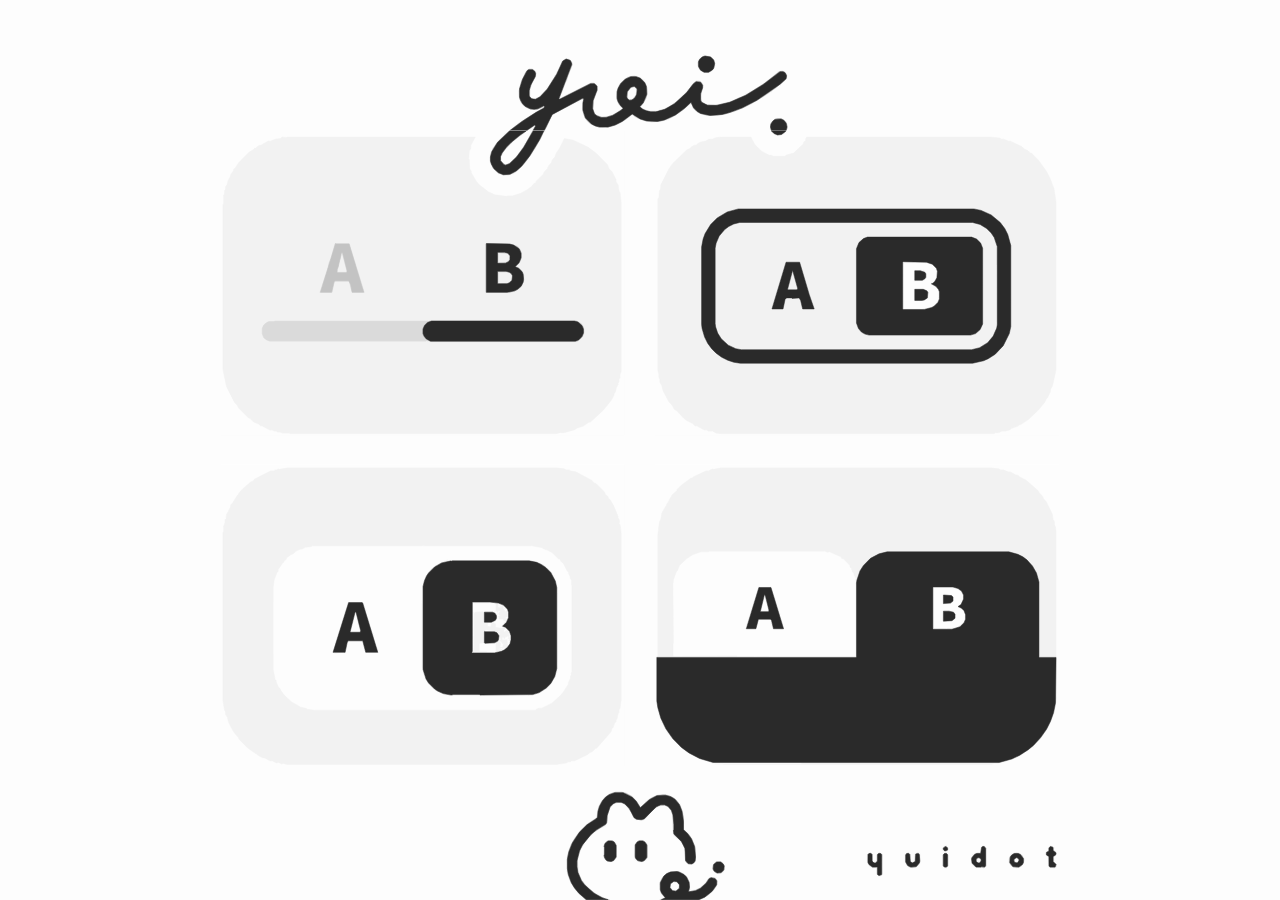
<file: 4-radio-button/index.html>
<!doctype html>
<html lang="zh-CN">
  <head>
    <meta charset="UTF-8" />
    <meta name="viewport" content="width=device-width, initial-scale=1" />
    <title>4 Radio Button · 逐帧复刻</title>
    <link rel="stylesheet" href="style.css" />
    <script src="assets/motion.js" defer></script>
    <script src="script.js" defer></script>
  </head>
  <body>
    <main>
      <div class="composition" aria-label="四款 A/B 单选按钮动效">
        <img class="chrome" src="assets/chrome.svg" alt="" draggable="false" />
        <svg class="animation" viewBox="0 0 895 895" aria-hidden="true">
          <g id="line-art"></g>
          <g id="frame-art"></g>
          <g id="jump-art"></g>
          <g id="rise-art"></g>
        </svg>
        <fieldset class="radio-group line">
          <legend>拉伸横线</legend>
          <input id="line-a" type="radio" name="line" value="a" checked />
          <label for="line-a" class="a"><span>A</span></label>
          <input id="line-b" type="radio" name="line" value="b" />
          <label for="line-b" class="b"><span>B</span></label>
        </fieldset>
        <fieldset class="radio-group frame">
          <legend>收缩边框</legend>
          <input id="frame-a" type="radio" name="frame" value="a" checked />
          <label for="frame-a" class="a"><span>A</span></label>
          <input id="frame-b" type="radio" name="frame" value="b" />
          <label for="frame-b" class="b"><span>B</span></label>
        </fieldset>
        <fieldset class="radio-group jump">
          <legend>跳跃方块</legend>
          <input id="jump-a" type="radio" name="jump" value="a" checked />
          <label for="jump-a" class="a"><span>A</span></label>
          <input id="jump-b" type="radio" name="jump" value="b" />
          <label for="jump-b" class="b"><span>B</span></label>
        </fieldset>
        <fieldset class="radio-group rise">
          <legend>下沉凸起</legend>
          <input id="rise-a" type="radio" name="rise" value="a" checked />
          <label for="rise-a" class="a"><span>A</span></label>
          <input id="rise-b" type="radio" name="rise" value="b" />
          <label for="rise-b" class="b"><span>B</span></label>
        </fieldset>
      </div>
    </main>
  </body>
</html>
</file>
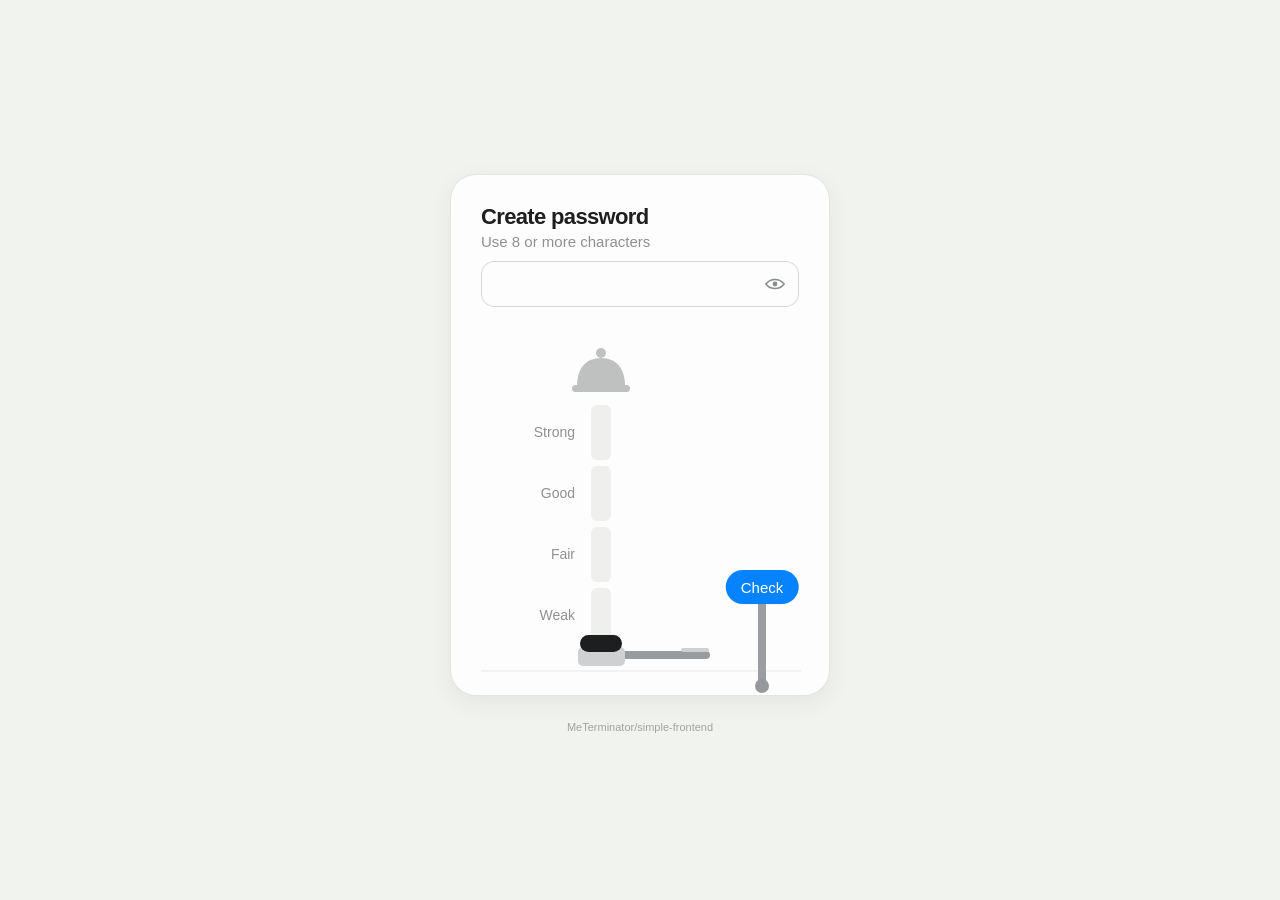
<file: password-strength/index.html>
<!doctype html>
<html lang="zh-CN">

<head>
  <meta charset="UTF-8" />
  <meta name="viewport" content="width=device-width, initial-scale=1" />
  <title>Password strength · 力量测试机</title>
  <style>
    :root {
      font-family: Arial, Helvetica, sans-serif;
      color: #1e1e1e;
      background: #f1f3ef;
      font-synthesis: none;
    }

    * {
      box-sizing: border-box;
    }

    body {
      margin: 0;
      min-height: 100svh;
      display: grid;
      place-items: center;
    }

    button,
    input {
      font: inherit;
    }

    button {
      cursor: pointer;
      -webkit-tap-highlight-color: transparent;
    }

    main {
      padding: 28px 20px 18px;
      display: flex;
      flex-direction: column;
      align-items: center;
      gap: 22px;
    }

    .frame {
      width: 380px;
      height: 522px;
      position: relative;
    }

    .card {
      position: relative;
      width: 380px;
      height: 522px;
      border: 1px solid #e4e5e2;
      border-radius: 26px;
      background: #fdfdfd;
      box-shadow: 0 7px 23px #242a2510;
      transform-origin: top left;
      overflow: hidden;
    }

    .header {
      position: absolute;
      top: 28px;
      left: 30px;
      right: 30px;
      z-index: 2;
    }

    h1 {
      font-size: 22px;
      letter-spacing: -0.65px;
      line-height: 27px;
      margin: 0 0 3px;
      font-weight: 700;
    }

    .subtitle {
      font-size: 15px;
      color: #90918f;
      line-height: 18px;
      margin: 0 0 10px;
    }

    .input-wrap {
      height: 46px;
      border: 1.5px solid #d5d7d8;
      border-radius: 13px;
      box-shadow: 0 0 0 5px transparent;
      position: relative;
      transition:
        border-color 0.18s ease,
        box-shadow 0.18s ease;
    }

    .input-wrap:focus-within {
      border-color: #0084ff;
      box-shadow: 0 0 0 5px rgb(0 132 255 / 16%);
    }

    input {
      width: 100%;
      height: 100%;
      background: transparent;
      border: 0;
      outline: 0;
      padding: 0 43px 0 16px;
      color: #222;
      caret-color: #0084ff;
      font-size: 18px;
      border-radius: 12px;
    }

    input::selection {
      background: #b8dcff;
    }

    .eye {
      position: absolute;
      right: 9px;
      top: 9px;
      width: 28px;
      height: 27px;
      border: 0;
      background: none;
      color: #8b8d8d;
      padding: 3px;
    }

    .eye svg {
      width: 22px;
      height: 20px;
    }

    .feedback {
      height: 25px;
      margin-top: 12px;
      font-size: 15px;
      color: #929391;
      display: flex;
      align-items: center;
      gap: 6px;
      opacity: 0;
      transform: translateY(-3px);
      transition:
        opacity 0.2s,
        transform 0.2s;
    }

    .feedback.show {
      opacity: 1;
      transform: none;
    }

    .feedback b {
      color: var(--result);
      font-weight: 600;
    }

    .status-icon {
      display: inline-flex;
      justify-content: center;
      align-items: center;
      color: white;
      background: var(--result);
      border-radius: 50%;
      width: 16px;
      height: 16px;
      font-size: 12px;
      flex-shrink: 0;
    }

    .card.result .input-wrap {
      border-color: var(--result);
      box-shadow: 0 0 0 5px color-mix(in srgb, var(--result) 14%, transparent);
    }

    .machine {
      position: absolute;
      inset: 0;
      width: 380px;
      height: 522px;
      overflow: visible;
    }

    .tick {
      fill: #8f9190;
      font-size: 14px;
      text-anchor: end;
      transition: fill 0.18s;
    }

    .segment {
      fill: #efefee;
      transition: fill 0.18s;
    }

    .lit {
      fill: var(--result);
    }

    .tick.lit {
      font-weight: 600;
    }

    .bell {
      fill: #bfc1c0;
      transform-origin: 150px 216px;
    }

    .bell.ringing {
      fill: #2dc557;
      animation: ring 0.62s ease-in-out;
    }

    .bell.green {
      fill: #2dc557;
    }

    .waves {
      stroke: #2dc557;
      stroke-width: 2;
      fill: none;
      stroke-linecap: round;
      opacity: 0;
    }

    .ringing ~ .waves {
      animation: waves 0.7s ease-out;
    }

    .puck {
      transform: translateY(0);
      will-change: transform;
    }

    .trail {
      opacity: 0;
    }

    .lever {
      position: absolute;
      left: 300px;
      top: 398px;
      width: 22px;
      height: 118px;
      transform-origin: 11px 116px;
      z-index: 3;
      will-change: transform;
    }

    .shaft {
      position: absolute;
      top: 7px;
      left: 7px;
      width: 8px;
      height: 110px;
      border-radius: 5px;
      background: #9b9da0;
    }

    .pivot {
      position: absolute;
      bottom: -2px;
      left: 4px;
      width: 14px;
      height: 14px;
      border-radius: 50%;
      background: #96999b;
    }

    .continue {
      position: absolute;
      left: 50%;
      top: -3px;
      transform: translateX(-50%);
      height: 34px;
      padding: 0 15px;
      border: 0;
      border-radius: 20px;
      color: #fff;
      background: #0783ff;
      white-space: nowrap;
      font-size: 15px;
      box-shadow: 0 1px 1px #0064c50c;
    }

    .continue:focus-visible,
    .eye:focus-visible {
      outline: 2px solid #007dff;
      outline-offset: 4px;
    }

    .continue:hover {
      background: #0079f0;
    }

    .continue:disabled {
      cursor: default;
    }

    .hint {
      margin: 0;
      color: #a1a49e;
      font-size: 11px;
      text-align: center;
      line-height: 1.7;
    }

    a.hint {
      text-decoration: none;
      transition: color 0.15s ease;
    }

    a.hint:hover {
      color: #62675e;
      text-decoration: underline;
    }

    a.hint:focus-visible {
      outline: 2px solid #007dff;
      outline-offset: 4px;
      border-radius: 2px;
    }

    .footer {
      display: flex;
      flex-direction: column;
      align-items: center;
      gap: 8px;
    }

    .header.switch {
      animation: change 0.35s ease;
    }

    .card.complete .bell {
      fill: #2dc557;
    }

    @keyframes ring {
      0%,
      100% {
        transform: rotate(0);
      }

      15% {
        transform: rotate(-13deg);
      }

      35% {
        transform: rotate(12deg);
      }

      55% {
        transform: rotate(-8deg);
      }

      75% {
        transform: rotate(5deg);
      }
    }

    @keyframes waves {
      0% {
        opacity: 0;
        transform: scaleX(0.85);
        transform-origin: 150px 200px;
      }

      20%,
      65% {
        opacity: 0.75;
      }

      100% {
        opacity: 0;
        transform: scaleX(1.15);
        transform-origin: 150px 200px;
      }
    }

    @keyframes change {
      0% {
        opacity: 1;
        transform: translateY(0);
      }

      45% {
        opacity: 0;
        transform: translateY(-5px);
      }

      55% {
        opacity: 0;
        transform: translateY(5px);
      }

      100% {
        opacity: 1;
        transform: translateY(0);
      }
    }

    [hidden] {
      display: none !important;
    }

    .password-page {
      position: absolute;
      top: 28px;
      left: 30px;
      right: 30px;
    }

    .password-page h2 {
      font-size: 22px;
      line-height: 27px;
      letter-spacing: -0.65px;
      margin: 0 0 22px;
      outline: none;
    }

    .password-value {
      margin: 0;
      border: 2px dashed #e4b73e;
      border-radius: 13px;
      background: #fff9e7;
      padding: 20px 18px;
      font:
        18px/1.6 ui-monospace,
        SFMono-Regular,
        Consolas,
        monospace;
      white-space: pre-wrap;
      overflow-wrap: anywhere;
      max-height: 400px;
      overflow-y: auto;
      user-select: all;
    }

    .card.password-view .header,
    .card.password-view .machine,
    .card.password-view .lever {
      display: none;
    }

    .card.password-view .password-page {
      animation: reveal 0.3s ease-out;
    }

    @keyframes reveal {
      from {
        opacity: 0;
        transform: translateY(6px);
      }

      to {
        opacity: 1;
        transform: none;
      }
    }
  </style>
</head>

<body>
  <main>
    <div class="frame">
      <section class="card" aria-label="Password strength tester">
        <form class="header" autocomplete="off">
          <h1>Create password</h1>
          <p class="subtitle">Use 8 or more characters</p>
          <div class="input-wrap">
            <input
              id="password"
              aria-label="Password"
              type="text"
              spellcheck="false"
              autocomplete="off"
              autocapitalize="off"
            /><button
              class="eye"
              type="button"
              aria-label="Hide password"
              title="显示 / 隐藏密码"
            >
              <svg
                viewBox="0 0 24 20"
                fill="none"
                stroke="currentColor"
                stroke-width="1.7"
              >
                <path d="M2 10s4-5 10-5 10 5 10 5-4 5-10 5S2 10 2 10Z" />
                <circle
                  cx="12"
                  cy="10"
                  r="2.6"
                  fill="currentColor"
                  stroke="none"
                />
              </svg>
            </button>
          </div>
          <div
            class="feedback"
            role="status"
            aria-live="polite"
            aria-hidden="true"
          >
            <span class="status-icon">✓</span
            ><span
              ><b>Strong</b
              ><span class="message"> · you’re good to go</span></span
            >
          </div>
        </form>
        <svg class="machine" viewBox="0 0 380 522" aria-hidden="true">
          <path d="M30 496H350" stroke="#e6e7e5" />
          <g class="bell">
            <circle cx="150" cy="178" r="5" />
            <path d="M126 211c0-17 8-28 24-28s24 11 24 28Z" />
            <rect x="121" y="210" width="58" height="7" rx="3.5" />
          </g>
          <g class="waves">
            <path
              d="M110 182q-8 19 0 38M101 178q-10 23 0 46M190 182q8 19 0 38M199 178q10 23 0 46"
            />
          </g>
          <g>
            <rect
              class="segment"
              x="140"
              y="230"
              width="20"
              height="55"
              rx="6"
            />
            <rect
              class="segment"
              x="140"
              y="291"
              width="20"
              height="55"
              rx="6"
            />
            <rect
              class="segment"
              x="140"
              y="352"
              width="20"
              height="55"
              rx="6"
            />
            <rect
              class="segment"
              x="140"
              y="413"
              width="20"
              height="55"
              rx="6"
            />
          </g>
          <g>
            <text class="tick" x="124" y="262">Strong</text>
            <text class="tick" x="124" y="323">Good</text>
            <text class="tick" x="124" y="384">Fair</text>
            <text class="tick" x="124" y="445">Weak</text>
          </g>
          <g class="seesaw">
            <path
              d="M150 480H255"
              stroke="#999c9f"
              stroke-width="8"
              stroke-linecap="round"
            />
            <path
              d="M232 475H256"
              stroke="#cdd0d1"
              stroke-width="4"
              stroke-linecap="round"
            />
            <rect
              x="127"
              y="472"
              width="47"
              height="19"
              rx="5"
              fill="#ced0d1"
            />
          </g>
          <g class="puck">
            <rect
              class="trail t3"
              x="129"
              y="438"
              width="42"
              height="17"
              rx="8.5"
              fill="#222"
              opacity=".05"
            />
            <rect
              class="trail t2"
              x="129"
              y="445"
              width="42"
              height="17"
              rx="8.5"
              fill="#222"
              opacity=".1"
            />
            <rect
              class="trail t1"
              x="129"
              y="452"
              width="42"
              height="17"
              rx="8.5"
              fill="#222"
              opacity=".2"
            />
            <rect
              x="129"
              y="460"
              width="42"
              height="17"
              rx="8.5"
              fill="#1d1e1e"
            />
          </g>
        </svg>
        <div class="lever">
          <div class="shaft"></div>
          <span class="pivot"></span
          ><button class="continue" type="button">Check</button>
        </div>
        <section
          class="password-page"
          hidden
          aria-labelledby="password-title"
        >
          <h2 id="password-title" tabindex="-1">Password</h2>
          <p class="password-value"></p>
        </section>
      </section>
    </div>
    <div class="footer">
      <a
        class="hint"
        href="https://github.com/MeTerminator/simple-frontend"
        target="_blank"
        rel="noopener noreferrer"
        >MeTerminator/simple-frontend</a
      >
    </div>
  </main>
  <script>
    const $ = (s) => document.querySelector(s),
      card = $(".card"),
      input = $("#password"),
      lever = $(".lever"),
      button = $(".continue"),
      puck = $(".puck"),
      bell = $(".bell"),
      feedback = $(".feedback");
    let busy = false,
      phase = "create",
      saved = "",
      accepted = false,
      effectTimers = [],
      animations = [],
      playing = new Set();
    const samples = Object.fromEntries(
      ["weak", "strong", "key"].map((name) => {
        const audio = new Audio(`assets/${name}.mp3`);
        audio.preload = "auto";
        return [name, audio];
      }),
    );
    function play(name) {
      const a = samples[name].cloneNode();
      a.volume = 0.75;
      playing.add(a);
      a.onended = () => playing.delete(a);
      a.play().catch(() => playing.delete(a));
    }
    function later(fn, ms) {
      const t = setTimeout(fn, ms);
      effectTimers.push(t);
      return t;
    }
    function animate(el, frames, options) {
      const a = el.animate(frames, options);
      animations.push(a);
      return a;
    }
    function clearEffects() {
      effectTimers.forEach(clearTimeout);
      effectTimers = [];
      animations.forEach((a) => a.cancel());
      animations = [];
      playing.forEach((a) => a.pause());
      playing.clear();
      busy = false;
      button.disabled = false;
      puck.style.transform = "";
      $(".header").classList.remove("switch");
      bell.classList.remove("ringing");
    }
    function clearResult() {
      card.classList.remove("result", "complete");
      feedback.classList.remove("show");
      feedback.setAttribute("aria-hidden", "true");
      document
        .querySelectorAll(".lit")
        .forEach((el) => el.classList.remove("lit"));
      bell.classList.remove("green", "ringing");
      accepted = false;
      button.textContent = "Check";
    }
    function strength(value) {
      if (
        value.length < 8 ||
        /^(password\d*|123456\d*|qwerty\w*|abcdefgh\w*|letmein\d*|admin\d*)$/i.test(
          value,
        ) ||
        new Set(value).size < 4
      )
        return 0;
      const words = value.trim().split(/\s+/).length;
      const kinds = [/[a-z]/, /[A-Z]/, /\d/, /[^\w\s]/].filter((r) =>
        r.test(value),
      ).length;
      if (
        value.length >= 20 ||
        (words >= 4 && value.length >= 18) ||
        (value.length >= 12 && kinds >= 3)
      )
        return 3;
      if (value.length >= 12 || kinds >= 3) return 2;
      return 1;
    }
    function result(level) {
      const colors = ["#f04b43", "#efa333", "#85ba43", "#2dc557"],
        labels = ["Weak", "Fair", "Good", "Strong"];
      card.style.setProperty("--result", colors[level]);
      card.classList.add("result");
      feedback.classList.add("show");
      feedback.setAttribute("aria-hidden", "false");
      feedback.querySelector("b").textContent = labels[level];
      feedback.querySelector(".message").textContent = [
        " · too easy to guess",
        " · try a longer password",
        " · you can continue",
        " · you’re good to go",
      ][level];
      $(".status-icon").textContent = level >= 2 ? "✓" : "•";
      if (level === 0) {
        animate(
          $(".input-wrap"),
          [
            { transform: "translateX(0)", offset: 0 },
            { transform: "translateX(-3.6px)", offset: 0.04 },
            { transform: "translateX(2.7px)", offset: 0.14 },
            { transform: "translateX(-1.8px)", offset: 0.28 },
            { transform: "translateX(1px)", offset: 0.38 },
            { transform: "translateX(-0.9px)", offset: 0.5 },
            { transform: "translateX(0.5px)", offset: 0.62 },
            { transform: "translateX(-0.4px)", offset: 0.76 },
            { transform: "translateX(0)", offset: 1 },
          ],
          { duration: 500, easing: "ease-in-out" },
        );
      }
      document
        .querySelectorAll(".segment")
        .forEach((e, i) => e.classList.toggle("lit", i >= 3 - level));
      document
        .querySelectorAll(".tick")
        .forEach((e, i) => e.classList.toggle("lit", i >= 3 - level));
      accepted = level >= 2;
      button.textContent = accepted ? "Continue" : "Check";
    }
    function strike() {
      if (busy || phase !== "create") return;
      if (phase === "create" && accepted) {
        nextPhase();
        return;
      }
      busy = true;
      button.disabled = true;
      clearResult();
      const level = strength(input.value);
      play(level === 3 ? "strong" : "weak");
      animate(
        lever,
        [
          { transform: "rotate(0deg)", offset: 0 },
          { transform: "rotate(32deg)", offset: 0.2 },
          { transform: "rotate(-43deg)", offset: 0.43 },
          { transform: "rotate(-38deg)", offset: 0.67 },
          { transform: "rotate(0deg)", offset: 1 },
        ],
        { duration: 1000, easing: "cubic-bezier(.4,0,.2,1)" },
      );
      later(() => {
        result(level);
        const rise = [-26, -85, -148, -234][level];
        animate(
          $(".seesaw"),
          [
            { transform: "rotate(0deg)", transformOrigin: "255px 480px" },
            { transform: "rotate(6deg)", transformOrigin: "255px 480px" },
            { transform: "rotate(0deg)", transformOrigin: "255px 480px" },
          ],
          { duration: 240 },
        );
        animate(
          puck,
          [
            { transform: "translateY(0)", offset: 0 },
            { transform: `translateY(${rise}px)`, offset: 0.35 },
            { transform: `translateY(${rise - 2}px)`, offset: 0.4 },
            { transform: "translateY(0)", offset: 0.87 },
            { transform: "translateY(-6px)", offset: 0.94 },
            { transform: "translateY(0)", offset: 1 },
          ],
          {
            duration: level === 3 ? 1050 : 600,
            easing: "cubic-bezier(.2,.6,.4,1)",
          },
        );
        document
          .querySelectorAll(".trail")
          .forEach((e) =>
            animate(
              e,
              [
                { opacity: 0 },
                { opacity: Number(e.getAttribute("opacity")), offset: 0.3 },
                { opacity: 0 },
              ],
              { duration: level === 3 ? 1000 : 500 },
            ),
          );
        if (level === 3)
          later(() => {
            bell.classList.add("ringing", "green");
          }, 340);
      }, 410);
      later(() => {
        busy = false;
        button.disabled = false;
      }, 1600);
    }
    function nextPhase() {
      if (
        busy ||
        phase !== "create" ||
        !accepted ||
        strength(input.value) < 2
      )
        return;
      saved = input.value;
      phase = "password";
      $(".password-value").textContent = saved;
      $(".password-page").hidden = false;
      card.classList.add("password-view");
      $(".footer").hidden = true;
      $("#password-title").focus({ preventScroll: true });
    }
    button.addEventListener("pointerdown", (event) => {
      // Keep the blue caret and focus ring while operating the machine.
      event.preventDefault();
      input.focus({ preventScroll: true });
    });
    button.addEventListener("click", () => {
      strike();
    });
    $(".header").addEventListener("submit", (e) => {
      e.preventDefault();
      strike();
    });
    input.addEventListener("input", () => {
      if (busy) clearEffects();
      clearResult();
      play("key");
    });
    $(".eye").onclick = () => {
      const hide = input.type === "text";
      input.type = hide ? "password" : "text";
      $(".eye").setAttribute(
        "aria-label",
        hide ? "Show password" : "Hide password",
      );
      input.focus({ preventScroll: true });
    };
    function fit() {
      const s = Math.min(
        1,
        (innerWidth - 40) / 380,
        (innerHeight - 145) / 522,
      );
      const scale = Math.max(0.4, s);
      $(".frame").style.width = 380 * scale + "px";
      $(".frame").style.height = 522 * scale + "px";
      card.style.transform = `scale(${scale})`;
    }
    addEventListener("resize", fit);
    fit();
  </script>
</body>

</html>
</file>
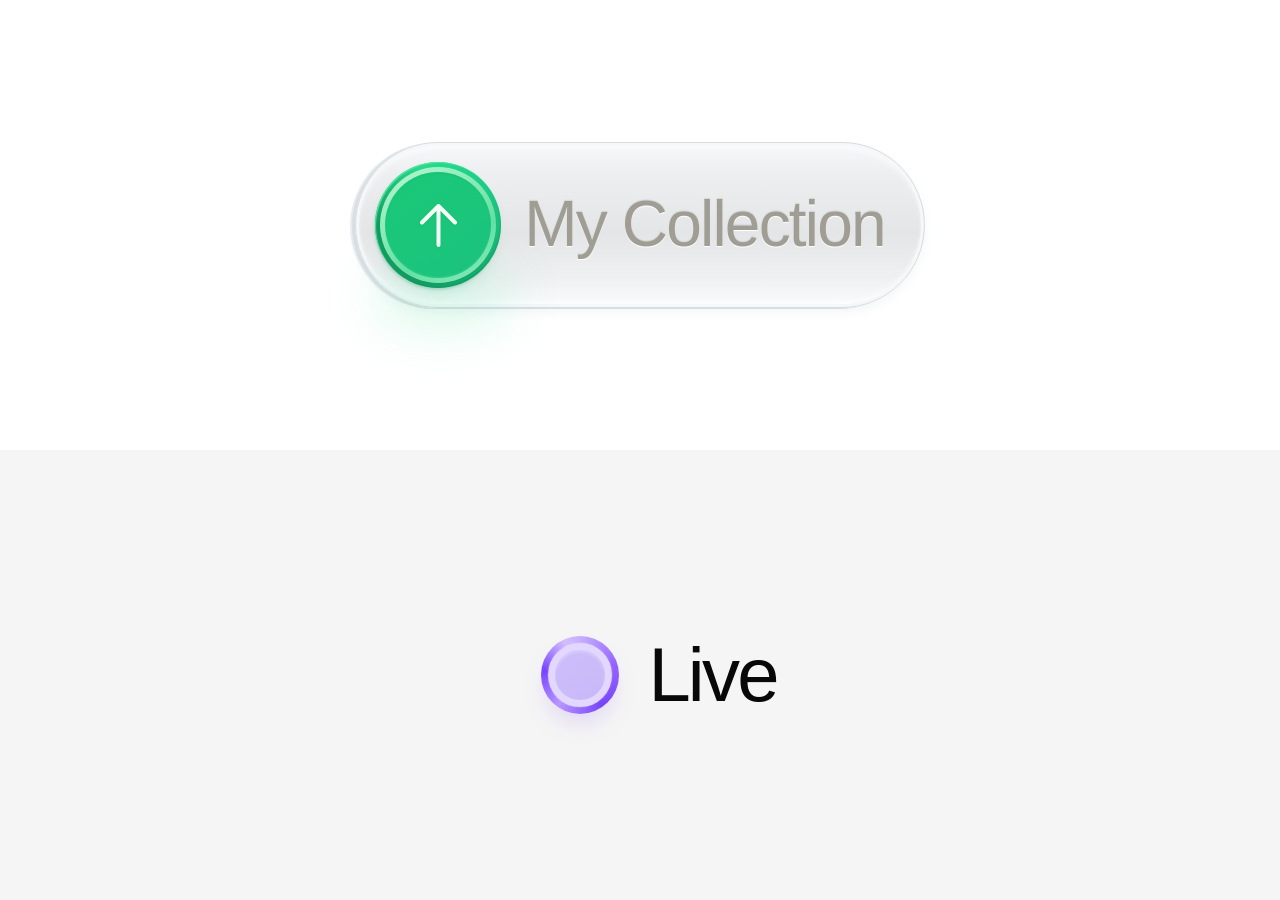
<file: tag-design-1/index.html>
<!doctype html>
<html lang="zh-CN">
  <head>
    <meta charset="UTF-8" />
    <meta name="viewport" content="width=device-width, initial-scale=1" />
    <title>Tag Design 1</title>
    <style>
      * { box-sizing: border-box; }

      body {
        margin: 0;
        color: #080808;
        background: #fff;
        font-family: Arial, Helvetica, sans-serif;
        -webkit-font-smoothing: antialiased;
      }

      main {
        min-height: 100svh;
        display: grid;
        grid-template-rows: 1fr 1fr;
      }

      .sample {
        display: grid;
        place-items: center;
        min-height: 340px;
        padding: 64px 24px;
        overflow: hidden;
      }

      /* The pill has a cool, raised rim and a soft green reflection below it. */
      .collection-tag {
        position: relative;
        isolation: isolate;
        display: inline-flex;
        align-items: center;
        gap: 23px;
        padding: 19px 39px 19px 19px;
        border: 1px solid #d6dde2;
        border-radius: 100px;
        background: linear-gradient(180deg, #f6f8fa 0%, #eceef0 20%, #e4e5e6 55%, #eef0f1 82%, #fafcfd 100%);
        box-shadow:
          -3px 1px 0 #cbd1d780,
          -5px 1px 0 #e8ecef,
          inset 0 0 0 3px #f5f7f9,
          inset 0 5px 7px #ffffffb3,
          inset 0 -4px 6px #ffffffd9,
          0 5px 10px #677b8710;
        white-space: nowrap;
        font: inherit;
        cursor: pointer;
        -webkit-tap-highlight-color: transparent;
        transition: transform .28s ease, box-shadow .28s ease;
      }

      .collection-tag::before {
        content: "";
        position: absolute;
        z-index: -1;
        left: 13px;
        bottom: -25px;
        width: 147px;
        height: 67px;
        border-radius: 50%;
        background: #37df9226;
        filter: blur(24px);
        transition: opacity .3s ease, transform .3s ease;
      }

      .arrow-badge {
        position: relative;
        isolation: isolate;
        display: grid;
        place-items: center;
        flex: 0 0 126px;
        width: 126px;
        height: 126px;
        border-radius: 50%;
        background: conic-gradient(from 10deg, #21d78c, #19bd79 26%, #149e64 53%, #109b5e 72%, #2ad88b 92%, #21d78c);
        box-shadow:
          inset 1px 1px 1px #50e8a0,
          inset -1px -2px 2px #087d5045,
          -1px 2px 2px #08774724,
          0 8px 18px -12px #0eaa6b66;
        transition: transform .3s ease, filter .3s ease;
      }

      .arrow-badge::before,
      .arrow-badge::after {
        content: "";
        position: absolute;
        border-radius: 50%;
      }

      .arrow-badge::before {
        inset: 5px;
        background: linear-gradient(150deg, #bbf6d6 0%, #94edbd 30%, #65dfa4 65%, #8aeabd 100%);
        box-shadow: 0 1px 1px #08784933;
      }

      .arrow-badge::after {
        inset: 10px;
        background: linear-gradient(145deg, #1ac878 0%, #1bc57b 60%, #1bc17d 100%);
        box-shadow: inset 0 1px 2px #0b9c5b24, inset 0 -1px 2px #4de69e66;
      }

      .arrow-badge svg {
        position: relative;
        z-index: 1;
        width: 53px;
        height: 58px;
        fill: none;
        stroke: #f4fff5;
        stroke-width: 4;
        stroke-linecap: round;
        stroke-linejoin: round;
        filter: drop-shadow(0 1px 1px #07865024);
        transition: transform .3s ease;
      }

      .collection-label {
        color: #a09d94;
        font-size: 64px;
        font-weight: 400;
        line-height: 1.15;
        letter-spacing: -1.8px;
        text-shadow: 0 1px 1px #fff, 0 -1px 1px #6d68572b;
        transition: color .3s ease;
      }

      @media (hover: hover) and (pointer: fine) {
        .collection-tag:hover {
          box-shadow:
            -3px 1px 0 #cbd1d780,
            -5px 1px 0 #e8ecef,
            inset 0 0 0 3px #f5f7f9,
            inset 0 7px 12px 2px #64697038,
            inset 0 -3px 7px #ffffffb3,
            0 12px 24px -10px #677b8730;
        }

        .collection-tag:hover::before {
          opacity: 1;
          transform: translateY(5px) scale(1.35);
        }

        .collection-tag:hover .arrow-badge {
          transform: scale(1.025);
          filter: saturate(1.12) brightness(1.025);
        }

        .collection-tag:hover .collection-label { color: #000; }
      }

      .collection-tag:focus-visible {
        outline: 3px solid #21bc7b;
        outline-offset: 8px;
      }

      .collection-tag:active {
        transform: translateY(1px) scale(.985);
        transition-duration: .1s;
      }

      .sample-live { background: #f5f5f5; }

      .live-tag {
        display: inline-flex;
        align-items: center;
        gap: 29px;
        padding: 0 30px 0 68px;
        min-height: 216px;
        position: relative;
        isolation: isolate;
      }

      .live-tag::before,
      .live-tag::after {
        content: "";
        position: absolute;
        z-index: -1;
        left: 0;
        top: 0;
        width: 216px;
        height: 216px;
        border-radius: 50%;
        background: #f0eff5;
        opacity: 0;
        /* Each expansion lasts 1.4s. Alternate starts are 1.12s apart
           (80% progress), giving a 0.28s overlap. */
        animation: halo-expand 2.24s linear infinite;
      }

      .live-tag::after {
        animation-delay: 1.12s;
      }

      .live-dot {
        position: relative;
        isolation: isolate;
        flex: 0 0 78px;
        width: 78px;
        height: 78px;
        border-radius: 50%;
        box-shadow: 0 14px 24px -8px #9567ef40;
      }

      .live-dot::before,
      .live-dot::after {
        content: "";
        position: absolute;
        border-radius: 50%;
      }

      .live-dot::before {
        inset: 0;
        background: conic-gradient(from 0deg, #c7afff, #9465ff 20%, #7745f9 40%, #b895ff 60%, #7643ff 77%, #d4bdff 93%, #c7afff);
      }

      .live-dot::after {
        inset: 7px;
        border: 7px solid #e2d7ff;
        background: linear-gradient(145deg, #cdbefa, #c9b8f8);
        box-shadow: inset 0 2px 3px #ffffff40, 0 0 2px #ffffff66;
      }

      @keyframes halo-expand {
        0% { transform: scale(.36); background: #e2dcf2; opacity: 1; }
        /* 31.25% of the full cycle = 50% of the active expansion. */
        31.25% { transform: scale(.755); background: #f0eff5; opacity: 1; }
        62.5%, 100% { transform: scale(1.15); background: #f5f5f5; opacity: 0; }
      }

      @media (prefers-reduced-motion: reduce) {
        .live-tag::before { animation: none; opacity: 1; }
        .live-tag::after { animation: none; }
        .collection-tag,
        .collection-tag::before,
        .collection-tag .arrow-badge,
        .collection-tag .arrow-badge svg,
        .collection-label { transition: none; animation: none; }
      }

      .live-label {
        font-size: 76px;
        font-weight: 400;
        letter-spacing: -2.8px;
        line-height: 1;
      }

      @media (max-width: 680px) {
        .collection-tag { zoom: .64; }
        .live-tag { zoom: .82; }
        .sample { min-height: 280px; padding: 48px 16px; }
      }

      @media (max-width: 380px) {
        .collection-tag { zoom: .52; }
      }
    </style>
  </head>
  <body>
    <main aria-label="两款标签设计">
      <section class="sample" aria-label="绿色箭头胶囊标签">
        <button class="collection-tag" type="button">
          <span class="arrow-badge" aria-hidden="true">
            <svg viewBox="0 0 53 58">
              <path d="M26.5 49V10M10 26.5 26.5 10 43 26.5" />
            </svg>
          </span>
          <span class="collection-label">My Collection</span>
        </button>
      </section>
      <section class="sample sample-live" aria-label="紫色 Live 状态标签">
        <span class="live-tag">
          <span class="live-dot" aria-hidden="true"></span>
          <span class="live-label">Live</span>
        </span>
      </section>
    </main>
  </body>
</html>
</file>
<file: 4-radio-button/style.css>
* { box-sizing: border-box; }
:root { color-scheme: light; background: #fdfdfd; color: #2a2a2a; }
body { margin: 0; }
main { min-height: 100svh; display: grid; place-items: center; }
/* Every dimension uses the video's square, not viewport-dependent font sizes. */
.composition { position: relative; width: min(100vw, 100svh); aspect-ratio: 1; }
.chrome, .animation { position: absolute; inset: 0; width: 100%; height: 100%; pointer-events: none; }
.chrome { user-select: none; }
.radio-group { position: absolute; padding: 0; margin: 0; border: 0; min-width: 0; width: 44.4%; height: 33%; }
.line { left: 3.7%; top: 15.2%; }
.frame { left: 51.9%; top: 15.2%; }
.jump { left: 3.7%; top: 51.9%; }
.rise { left: 51.9%; top: 51.9%; }
legend, label span, input { position: absolute; width: 1px; height: 1px; padding: 0; margin: 0; overflow: hidden; clip-path: inset(50%); white-space: nowrap; }
label { position: absolute; top: 20%; width: 45%; height: 60%; cursor: pointer; border-radius: 18%; -webkit-tap-highlight-color: transparent; }
label.a { left: 5%; }
label.b { left: 50%; }
input:focus-visible + label { outline: 2px solid #777; outline-offset: 4px; }
</file>
